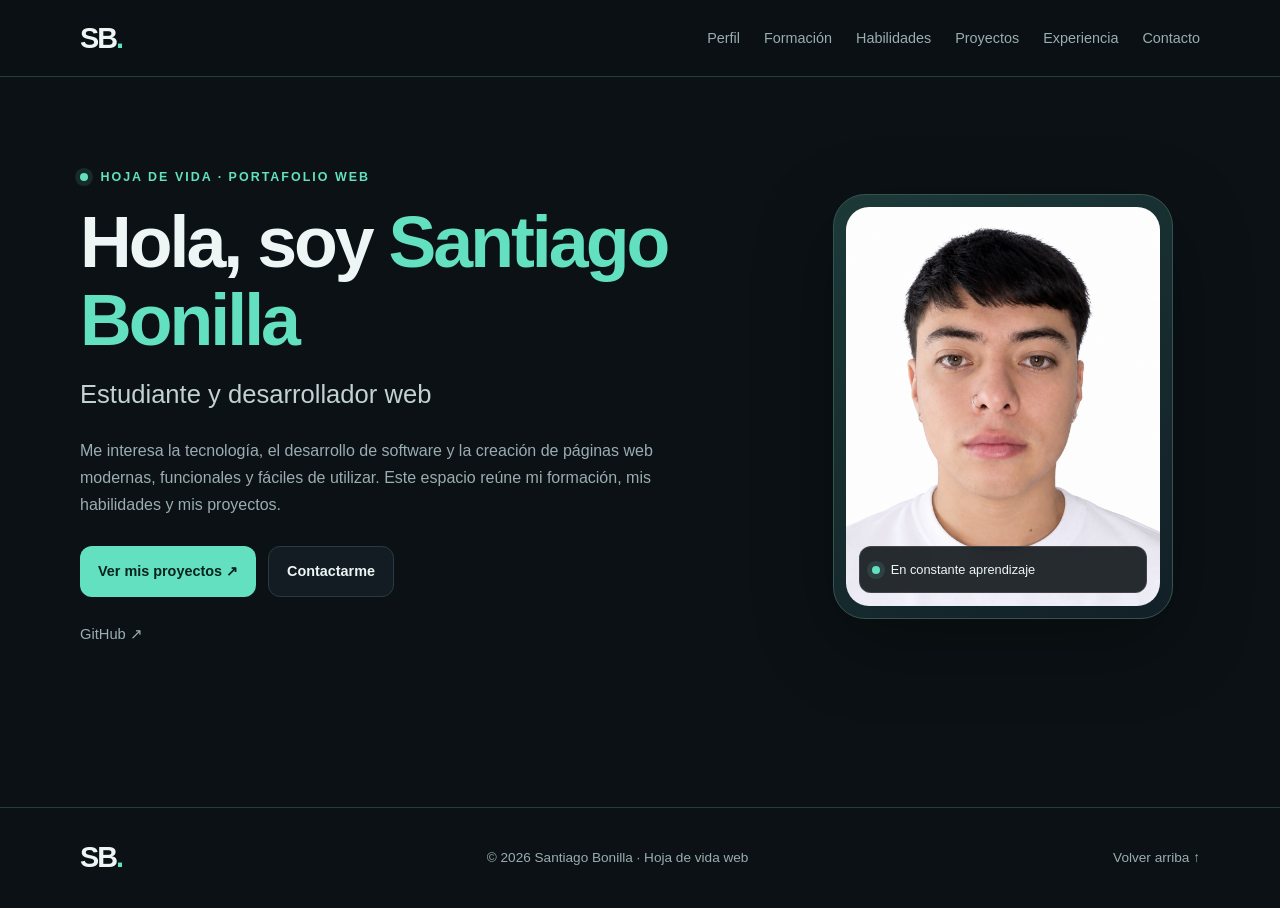
<file: index.html>
<!DOCTYPE html>
<html lang="es">
<head>
  <meta charset="UTF-8">
  <meta name="viewport" content="width=device-width, initial-scale=1.0">
  <meta name="description" content="Hoja de vida y portafolio de Santiago Bonilla, estudiante y desarrollador web.">
  <title>Santiago Bonilla | Hoja de vida</title>
  <link rel="stylesheet" href="css/styles.css">
  <script src="script.js" defer></script>
</head>
<body>
  <header class="header">
    <nav class="navbar container" aria-label="Navegación principal">
      <a href="index.html" class="logo">SB<span>.</span></a>
      <button class="menu-toggle" id="menuToggle"
        aria-label="Abrir menú" aria-expanded="false">☰</button>
      <ul class="nav-links" id="navLinks">
        <li><a href="perfil.html">Perfil</a></li>
        <li><a href="formacion.html">Formación</a></li>
        <li><a href="habilidades.html">Habilidades</a></li>
        <li><a href="proyectos.html">Proyectos</a></li>
        <li><a href="experiencia.html">Experiencia</a></li>
        <li><a href="contacto.html">Contacto</a></li>
      </ul>
    </nav>
  </header>

  <main>
    <section class="hero container" id="inicio">
      <div class="hero-content">
        <p class="eyebrow"><span class="status-dot"></span>
          HOJA DE VIDA · PORTAFOLIO WEB</p>
        <h1>Hola, soy <span>Santiago Bonilla</span></h1>
        <h2>Estudiante y desarrollador web</h2>
        <p class="hero-description">
          Me interesa la tecnología, el desarrollo de software y la creación
          de páginas web modernas, funcionales y fáciles de utilizar.
          Este espacio reúne mi formación, mis habilidades y mis proyectos.
        </p>
        <div class="hero-buttons">
          <a class="button primary" href="proyectos.html">Ver mis proyectos ↗</a>
          <a class="button secondary" href="contacto.html">Contactarme</a>
        </div>
        <div class="social-links">
          <a href="https://github.com/yonhey11"
             target="_blank" rel="noopener noreferrer">GitHub ↗</a>
        </div>
      </div>

      <div class="hero-visual">
        <div class="photo-frame">
          <img src="images/foto.png"
            alt="Fotografía de Santiago Bonilla"
            class="profile-photo"
            onerror="this.style.display='none';document.getElementById('photoFallback').style.display='grid'">
          <div class="photo-fallback" id="photoFallback">SB</div>
          <div class="photo-caption">
            <span class="status-dot"></span>
            En constante aprendizaje
          </div>
        </div>
        <div class="decoration decoration-one"></div>
        <div class="decoration decoration-two"></div>
      </div>
    </section>
  </main>

  <footer class="footer">
    <div class="container footer-content">
      <a href="index.html" class="logo">SB<span>.</span></a>
      <p>© <span id="year"></span> Santiago Bonilla · Hoja de vida web</p>
      <a href="#top">Volver arriba ↑</a>
    </div>
  </footer>
</body>
</html>
</file>
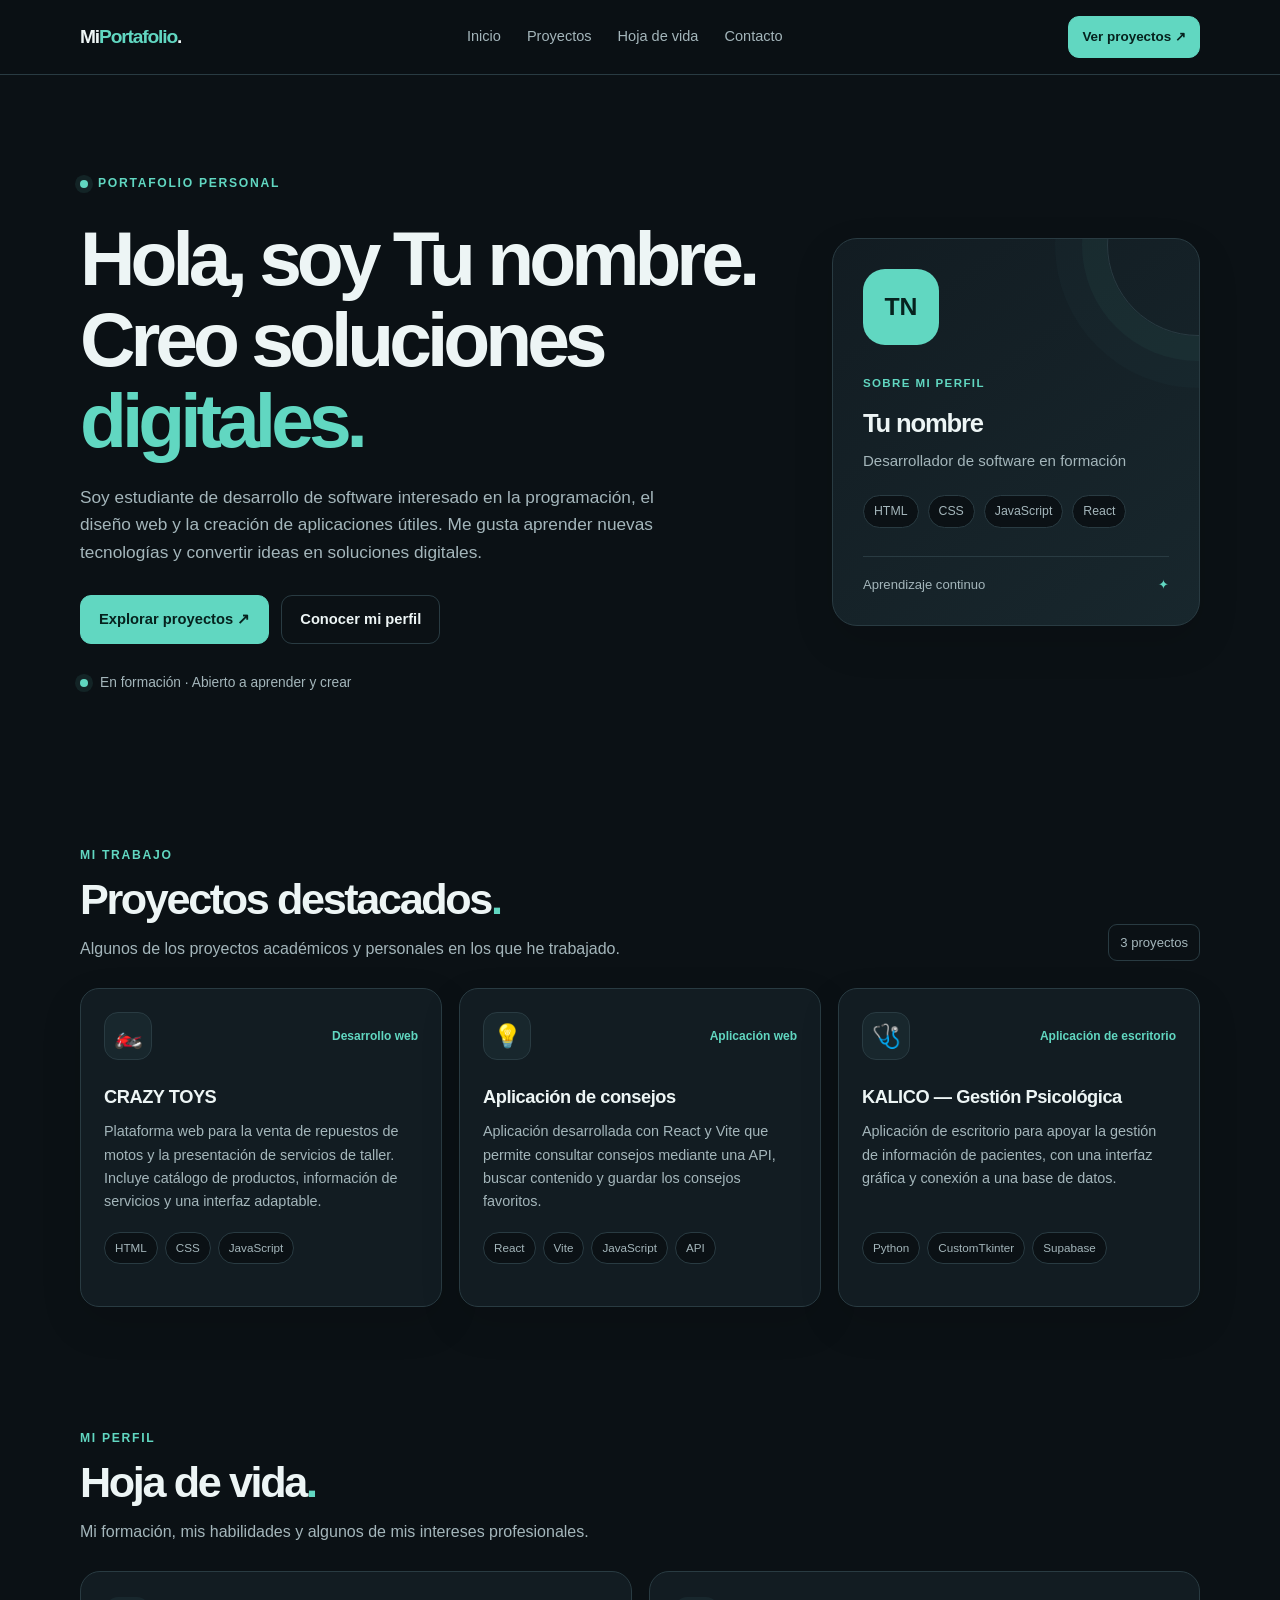
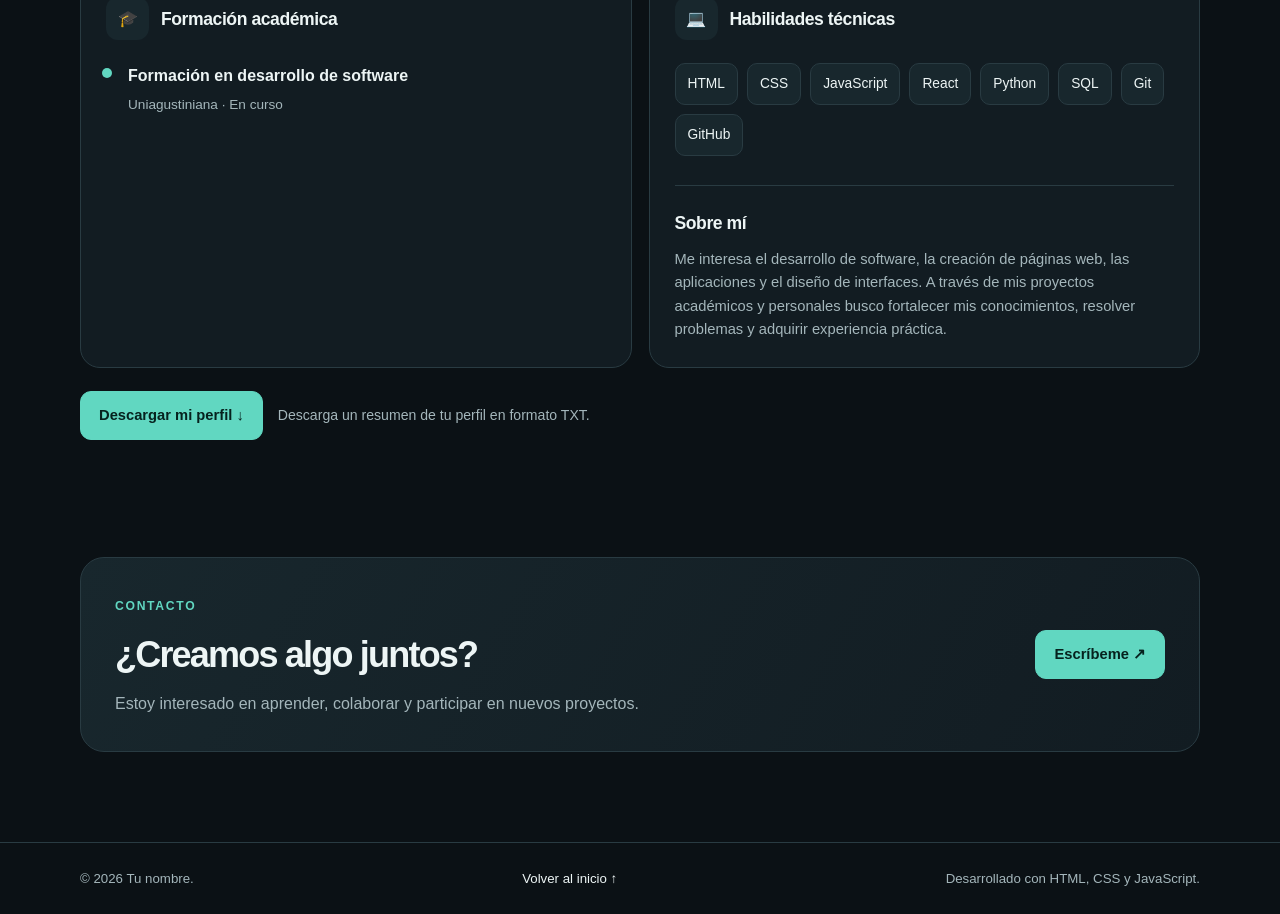
<file: hoja-de-vida/index.html>
<!DOCTYPE html>
<html lang="es">
<head>
  <meta charset="UTF-8">
  <meta name="viewport" content="width=device-width, initial-scale=1.0">
  <meta name="description" content="Portafolio personal de desarrollo de software, proyectos académicos y habilidades tecnológicas.">
  <title>Mi portafolio | Desarrollador de software</title>
  <link rel="stylesheet" href="css/styles.css">
  <script src="script.js" defer></script>
</head>
<body>
  <header class="topbar">
    <div class="container nav">
      <a href="#inicio" class="brand">Mi<span>Portafolio</span>.</a>

      <nav class="nav-links" aria-label="Navegación principal">
        <a href="#inicio">Inicio</a>
        <a href="#proyectos">Proyectos</a>
        <a href="#hoja-de-vida">Hoja de vida</a>
        <a href="#contacto">Contacto</a>
      </nav>

      <a class="button button-small" href="#proyectos">Ver proyectos ↗</a>
    </div>
  </header>

  <main>
    <section class="hero container" id="inicio">
      <div class="hero-content">
        <span class="eyebrow"><span class="status-dot"></span> PORTAFOLIO PERSONAL</span>

        <h1>Hola, soy <span id="heroName">Tu nombre</span>.<br>
          Creo soluciones <span class="accent">digitales.</span>
        </h1>

        <p class="hero-description" id="heroIntro">
          Soy estudiante de desarrollo de software interesado en la programación,
          el diseño web y la creación de aplicaciones útiles.
        </p>

        <div class="hero-actions">
          <a href="#proyectos" class="button">Explorar proyectos ↗</a>
          <a href="#hoja-de-vida" class="button button-outline">Conocer mi perfil</a>
        </div>

        <div class="hero-note">
          <span class="status-dot"></span>
          En formación · Abierto a aprender y crear
        </div>
      </div>

      <aside class="profile-card">
        <div class="avatar" id="avatar">TN</div>
        <span class="card-label">SOBRE MI PERFIL</span>
        <h2 id="cardName">Tu nombre</h2>
        <p id="cardRole">Desarrollador de software en formación</p>
        <div class="tag-list" id="heroSkills"></div>
        <div class="card-footer">
          <span>Aprendizaje continuo</span>
          <span class="accent">✦</span>
        </div>
      </aside>
    </section>

    <section class="section container" id="proyectos">
      <div class="section-heading">
        <div>
          <span class="eyebrow">MI TRABAJO</span>
          <h2>Proyectos destacados<span class="accent">.</span></h2>
          <p class="section-description">
            Algunos de los proyectos académicos y personales en los que he trabajado.
          </p>
        </div>
        <span class="project-counter" id="projectCount">0 proyectos</span>
      </div>

      <div class="project-grid" id="projectGrid"></div>
    </section>

    <section class="section container" id="hoja-de-vida">
      <div class="section-heading">
        <div>
          <span class="eyebrow">MI PERFIL</span>
          <h2>Hoja de vida<span class="accent">.</span></h2>
          <p class="section-description">
            Mi formación, mis habilidades y algunos de mis intereses profesionales.
          </p>
        </div>
      </div>

      <div class="resume-grid">
        <article class="info-card">
          <div class="info-card-heading">
            <span class="info-icon">🎓</span>
            <h3>Formación académica</h3>
          </div>
          <div class="timeline" id="education"></div>
        </article>

        <article class="info-card">
          <div class="info-card-heading">
            <span class="info-icon">💻</span>
            <h3>Habilidades técnicas</h3>
          </div>
          <div class="skill-list" id="skills"></div>

          <div class="about-block">
            <h3>Sobre mí</h3>
            <p id="aboutText"></p>
          </div>
        </article>
      </div>

      <div class="resume-actions">
        <button class="button" id="downloadCv" type="button">
          Descargar mi perfil ↓
        </button>
        <span class="muted-text">Descarga un resumen de tu perfil en formato TXT.</span>
      </div>
    </section>

    <section class="section container" id="contacto">
      <div class="contact-card">
        <div>
          <span class="eyebrow">CONTACTO</span>
          <h2>¿Creamos algo juntos?</h2>
          <p id="contactText">
            Estoy interesado en aprender, colaborar y participar en nuevos proyectos.
          </p>
        </div>
        <a class="button" id="emailLink" href="mailto:tu-correo@ejemplo.com">
          Escríbeme ↗
        </a>
      </div>
    </section>
  </main>

  <footer class="footer">
    <div class="container footer-content">
      <p>© <span id="year"></span> <span id="footerName">Tu nombre</span>.</p>
      <a href="#inicio">Volver al inicio ↑</a>
      <p>Desarrollado con HTML, CSS y JavaScript.</p>
    </div>
  </footer>
</body>
</html>
</file>
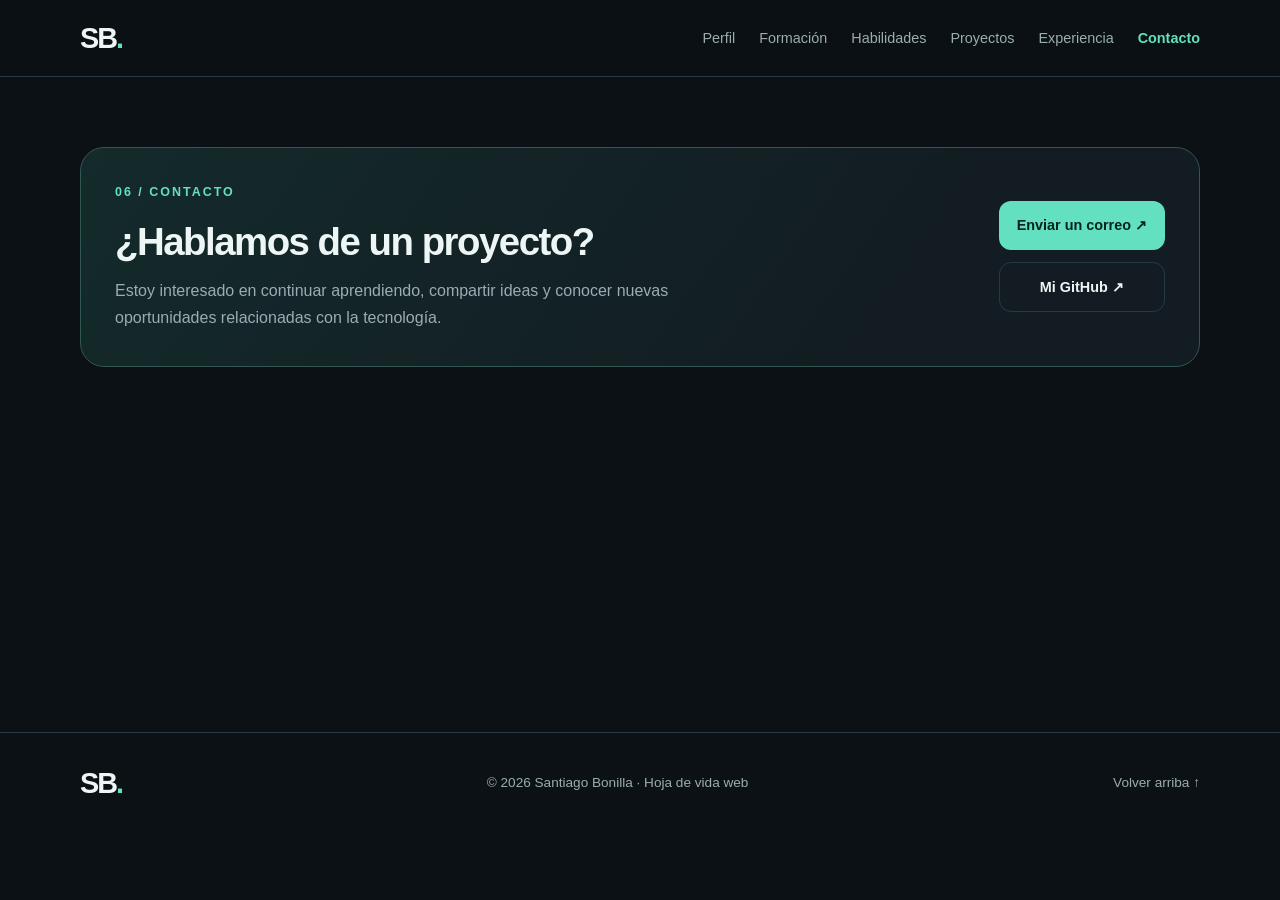
<file: contacto.html>
<!DOCTYPE html>
<html lang="es">
<head>
  <meta charset="UTF-8">
  <meta name="viewport" content="width=device-width, initial-scale=1.0">
  <meta name="description" content="Hoja de vida y portafolio de Santiago Bonilla, estudiante y desarrollador web.">
  <title>Contacto | Santiago Bonilla</title>
  <link rel="stylesheet" href="css/styles.css">
  <script src="script.js" defer></script>
</head>
<body>
  <header class="header">
    <nav class="navbar container" aria-label="Navegación principal">
      <a href="index.html" class="logo">SB<span>.</span></a>
      <button class="menu-toggle" id="menuToggle"
        aria-label="Abrir menú" aria-expanded="false">☰</button>
      <ul class="nav-links" id="navLinks">
        <li><a href="perfil.html">Perfil</a></li>
        <li><a href="formacion.html">Formación</a></li>
        <li><a href="habilidades.html">Habilidades</a></li>
        <li><a href="proyectos.html">Proyectos</a></li>
        <li><a href="experiencia.html">Experiencia</a></li>
        <li><a href="contacto.html" aria-current="page">Contacto</a></li>
      </ul>
    </nav>
  </header>

  <main>
    <section class="section container" id="contacto">
      <div class="contact-card">
        <div>
          <p class="eyebrow">06 / CONTACTO</p>
          <h2>¿Hablamos de un proyecto?</h2>
          <p>
            Estoy interesado en continuar aprendiendo, compartir ideas
            y conocer nuevas oportunidades relacionadas con la tecnología.
          </p>
        </div>
        <div class="contact-actions">
          <a class="button primary"
            href="mailto:yonheybonilla@gmail.com">Enviar un correo ↗</a>
          <a class="button secondary"
            href="https://github.com/yonhey-16?tab=repositories"
            target="_blank" rel="noopener noreferrer">Mi GitHub ↗</a>
        </div>
      </div>
    </section>
  </main>

  <footer class="footer">
    <div class="container footer-content">
      <a href="index.html" class="logo">SB<span>.</span></a>
      <p>© <span id="year"></span> Santiago Bonilla · Hoja de vida web</p>
      <a href="#top">Volver arriba ↑</a>
    </div>
  </footer>
</body>
</html>
</file>
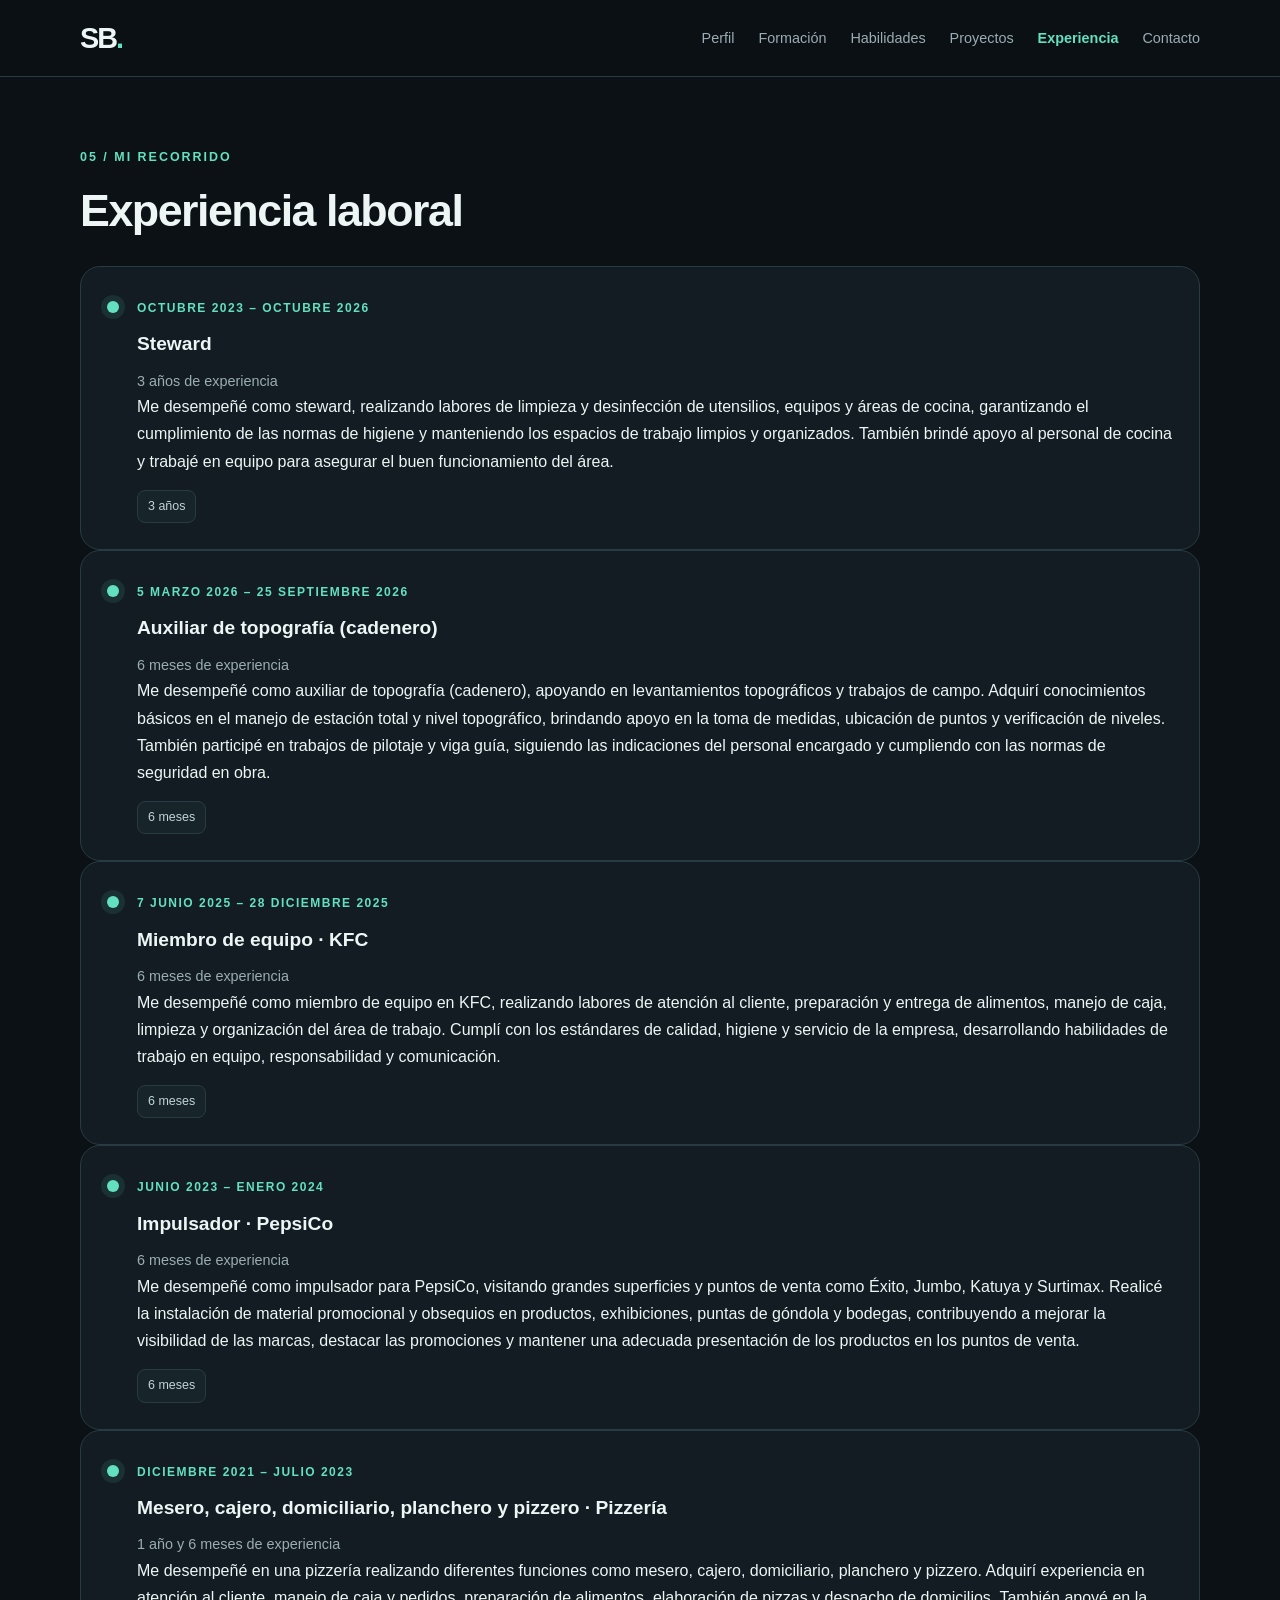
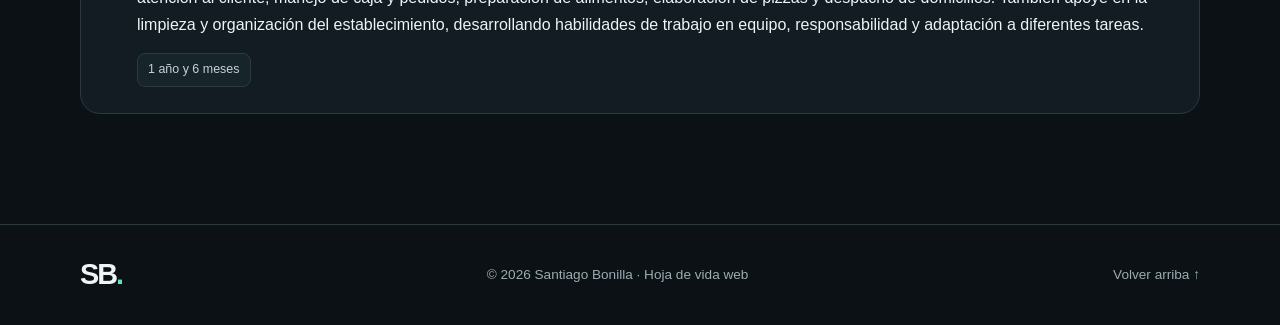
<file: experiencia.html>
<!DOCTYPE html>
<html lang="es">
<head>
  <meta charset="UTF-8">
  <meta name="viewport" content="width=device-width, initial-scale=1.0">
  <meta name="description" content="Hoja de vida y portafolio de Santiago Bonilla, estudiante y desarrollador web.">
  <title>Experiencia | Santiago Bonilla</title>
  <link rel="stylesheet" href="css/styles.css">
  <script src="script.js" defer></script>
</head>
<body>
  <header class="header">
    <nav class="navbar container" aria-label="Navegación principal">
      <a href="index.html" class="logo">SB<span>.</span></a>
      <button class="menu-toggle" id="menuToggle"
        aria-label="Abrir menú" aria-expanded="false">☰</button>
      <ul class="nav-links" id="navLinks">
        <li><a href="perfil.html">Perfil</a></li>
        <li><a href="formacion.html">Formación</a></li>
        <li><a href="habilidades.html">Habilidades</a></li>
        <li><a href="proyectos.html">Proyectos</a></li>
        <li><a href="experiencia.html" aria-current="page">Experiencia</a></li>
        <li><a href="contacto.html">Contacto</a></li>
      </ul>
    </nav>
  </header>

  <main>
    <section class="section container" id="experiencia">
  <div class="section-heading">
    <p class="eyebrow">05 / MI RECORRIDO</p>
    <h2>Experiencia laboral</h2>
  </div>

  <div class="experience-list">

    <article class="content-card timeline-card">
      <div class="timeline-marker"></div>
      <div>
        <span class="card-label">OCTUBRE 2023 – OCTUBRE 2026</span>
        <h3>Steward</h3>
        <p class="muted">3 años de experiencia</p>
        <p>
          Me desempeñé como steward, realizando labores de limpieza y
          desinfección de utensilios, equipos y áreas de cocina,
          garantizando el cumplimiento de las normas de higiene y
          manteniendo los espacios de trabajo limpios y organizados.
          También brindé apoyo al personal de cocina y trabajé en equipo
          para asegurar el buen funcionamiento del área.
        </p>
        <span class="tag">3 años</span>
      </div>
    </article>

    <article class="content-card timeline-card">
      <div class="timeline-marker"></div>
      <div>
        <span class="card-label">5 MARZO 2026 – 25 SEPTIEMBRE 2026</span>
        <h3>Auxiliar de topografía (cadenero)</h3>
        <p class="muted">6 meses de experiencia</p>
        <p>
          Me desempeñé como auxiliar de topografía (cadenero), apoyando en
          levantamientos topográficos y trabajos de campo. Adquirí
          conocimientos básicos en el manejo de estación total y nivel
          topográfico, brindando apoyo en la toma de medidas, ubicación de
          puntos y verificación de niveles. También participé en trabajos
          de pilotaje y viga guía, siguiendo las indicaciones del personal
          encargado y cumpliendo con las normas de seguridad en obra.
        </p>
        <span class="tag">6 meses</span>
      </div>
    </article>

    <article class="content-card timeline-card">
      <div class="timeline-marker"></div>
      <div>
        <span class="card-label">7 JUNIO 2025 – 28 DICIEMBRE 2025</span>
        <h3>Miembro de equipo · KFC</h3>
        <p class="muted">6 meses de experiencia</p>
        <p>
          Me desempeñé como miembro de equipo en KFC, realizando labores de
          atención al cliente, preparación y entrega de alimentos, manejo
          de caja, limpieza y organización del área de trabajo. Cumplí con
          los estándares de calidad, higiene y servicio de la empresa,
          desarrollando habilidades de trabajo en equipo, responsabilidad
          y comunicación.
        </p>
        <span class="tag">6 meses</span>
      </div>
    </article>

    <article class="content-card timeline-card">
      <div class="timeline-marker"></div>
      <div>
        <span class="card-label">JUNIO 2023 – ENERO 2024</span>
        <h3>Impulsador · PepsiCo</h3>
        <p class="muted">6 meses de experiencia</p>
        <p>
          Me desempeñé como impulsador para PepsiCo, visitando grandes
          superficies y puntos de venta como Éxito, Jumbo, Katuya y
          Surtimax. Realicé la instalación de material promocional y
          obsequios en productos, exhibiciones, puntas de góndola y
          bodegas, contribuyendo a mejorar la visibilidad de las marcas,
          destacar las promociones y mantener una adecuada presentación de
          los productos en los puntos de venta.
        </p>
        <span class="tag">6 meses</span>
      </div>
    </article>

    <article class="content-card timeline-card">
      <div class="timeline-marker"></div>
      <div>
        <span class="card-label">DICIEMBRE 2021 – JULIO 2023</span>
        <h3>Mesero, cajero, domiciliario, planchero y pizzero · Pizzería</h3>
        <p class="muted">1 año y 6 meses de experiencia</p>
        <p>
          Me desempeñé en una pizzería realizando diferentes funciones como
          mesero, cajero, domiciliario, planchero y pizzero. Adquirí
          experiencia en atención al cliente, manejo de caja y pedidos,
          preparación de alimentos, elaboración de pizzas y despacho de
          domicilios. También apoyé en la limpieza y organización del
          establecimiento, desarrollando habilidades de trabajo en equipo,
          responsabilidad y adaptación a diferentes tareas.
        </p>
        <span class="tag">1 año y 6 meses</span>
      </div>
    </article>

  </div>
</section>
  </main>

  <footer class="footer">
    <div class="container footer-content">
      <a href="index.html" class="logo">SB<span>.</span></a>
      <p>© <span id="year"></span> Santiago Bonilla · Hoja de vida web</p>
      <a href="#top">Volver arriba ↑</a>
    </div>
  </footer>
</body>
</html>
</file>
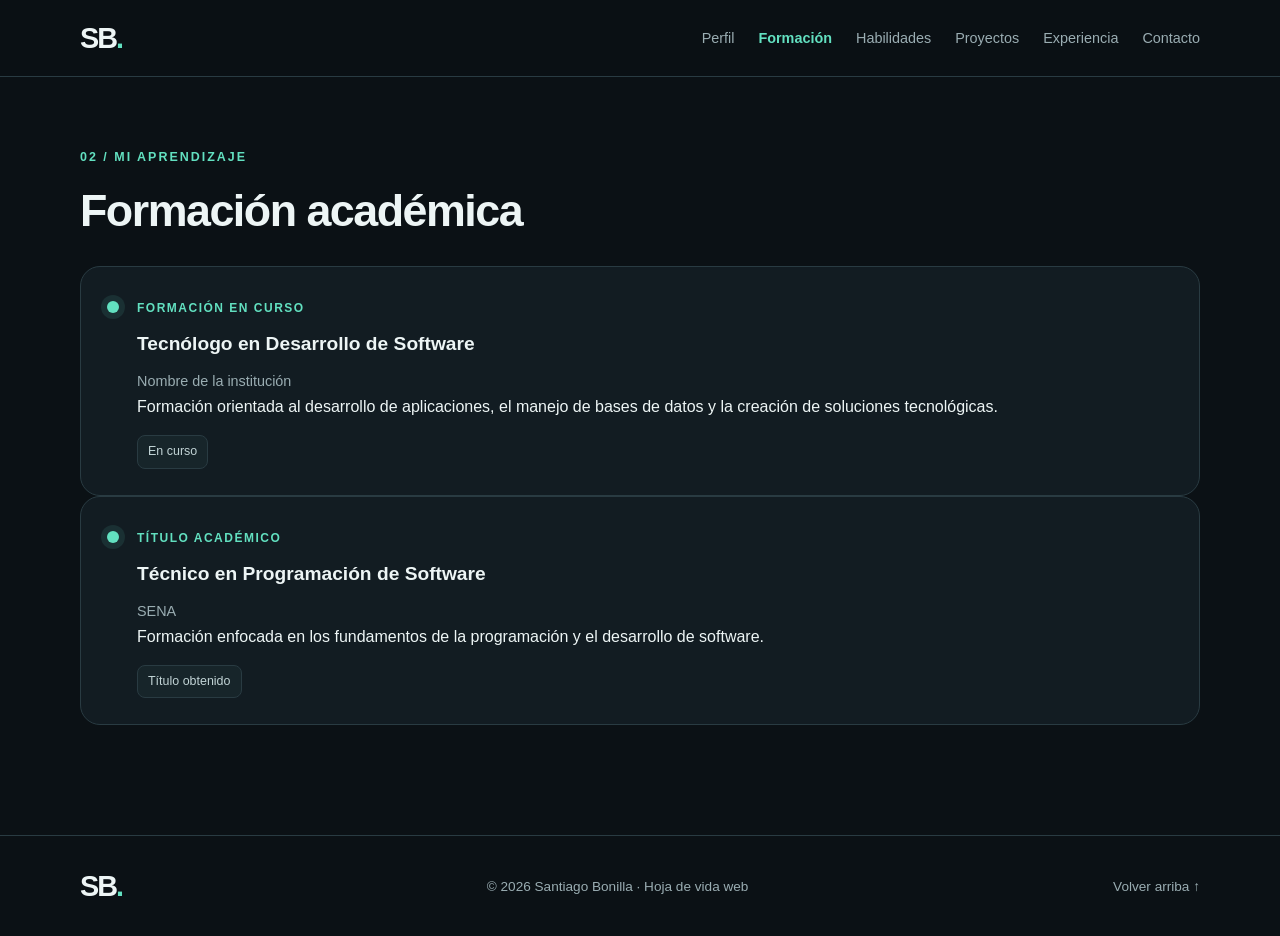
<file: formacion.html>
<!DOCTYPE html>
<html lang="es">
<head>
  <meta charset="UTF-8">
  <meta name="viewport" content="width=device-width, initial-scale=1.0">
  <meta name="description" content="Hoja de vida y portafolio de Santiago Bonilla, estudiante y desarrollador web.">
  <title>Formación | Santiago Bonilla</title>
  <link rel="stylesheet" href="css/styles.css">
  <script src="script.js" defer></script>
</head>
<body>
  <header class="header">
    <nav class="navbar container" aria-label="Navegación principal">
      <a href="index.html" class="logo">SB<span>.</span></a>
      <button class="menu-toggle" id="menuToggle"
        aria-label="Abrir menú" aria-expanded="false">☰</button>
      <ul class="nav-links" id="navLinks">
        <li><a href="perfil.html">Perfil</a></li>
        <li><a href="formacion.html" aria-current="page">Formación</a></li>
        <li><a href="habilidades.html">Habilidades</a></li>
        <li><a href="proyectos.html">Proyectos</a></li>
        <li><a href="experiencia.html">Experiencia</a></li>
        <li><a href="contacto.html">Contacto</a></li>
      </ul>
    </nav>
  </header>

  <main>
    <section class="section container" id="formacion">
      <div class="section-heading">
        <p class="eyebrow">02 / MI APRENDIZAJE</p>
        <h2>Formación académica</h2>
      </div>
      <article class="content-card timeline-card">
  <div class="timeline-marker"></div>
  <div>
    <span class="card-label">FORMACIÓN EN CURSO</span>
    <h3>Tecnólogo en Desarrollo de Software</h3>
    <p class="muted">Nombre de la institución</p>
    <p>
      Formación orientada al desarrollo de aplicaciones, el manejo de
      bases de datos y la creación de soluciones tecnológicas.
    </p>
    <span class="tag">En curso</span>
  </div>
</article>

<article class="content-card timeline-card">
  <div class="timeline-marker"></div>
  <div>
    <span class="card-label">TÍTULO ACADÉMICO</span>
    <h3>Técnico en Programación de Software</h3>
    <p class="muted">SENA</p>
    <p>
      Formación enfocada en los fundamentos de la programación y el
      desarrollo de software.
    </p>
    <span class="tag">Título obtenido</span>
  </div>
</article>
    </section>
  </main>

  <footer class="footer">
    <div class="container footer-content">
      <a href="index.html" class="logo">SB<span>.</span></a>
      <p>© <span id="year"></span> Santiago Bonilla · Hoja de vida web</p>
      <a href="#top">Volver arriba ↑</a>
    </div>
  </footer>
</body>
</html>
</file>
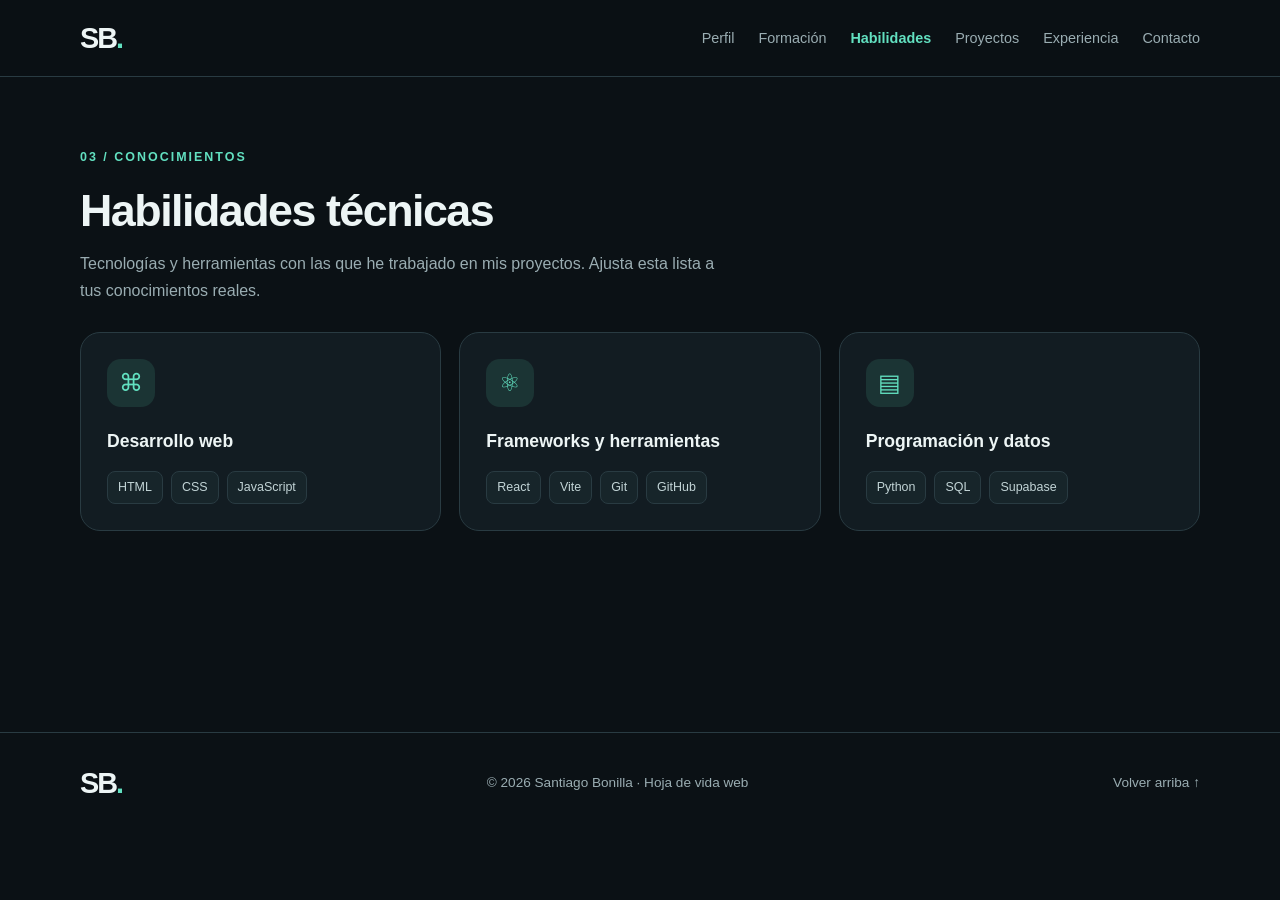
<file: habilidades.html>
<!DOCTYPE html>
<html lang="es">
<head>
  <meta charset="UTF-8">
  <meta name="viewport" content="width=device-width, initial-scale=1.0">
  <meta name="description" content="Hoja de vida y portafolio de Santiago Bonilla, estudiante y desarrollador web.">
  <title>Habilidades | Santiago Bonilla</title>
  <link rel="stylesheet" href="css/styles.css">
  <script src="script.js" defer></script>
</head>
<body>
  <header class="header">
    <nav class="navbar container" aria-label="Navegación principal">
      <a href="index.html" class="logo">SB<span>.</span></a>
      <button class="menu-toggle" id="menuToggle"
        aria-label="Abrir menú" aria-expanded="false">☰</button>
      <ul class="nav-links" id="navLinks">
        <li><a href="perfil.html">Perfil</a></li>
        <li><a href="formacion.html">Formación</a></li>
        <li><a href="habilidades.html" aria-current="page">Habilidades</a></li>
        <li><a href="proyectos.html">Proyectos</a></li>
        <li><a href="experiencia.html">Experiencia</a></li>
        <li><a href="contacto.html">Contacto</a></li>
      </ul>
    </nav>
  </header>

  <main>
    <section class="section container" id="habilidades">
      <div class="section-heading">
        <p class="eyebrow">03 / CONOCIMIENTOS</p>
        <h2>Habilidades técnicas</h2>
        <p class="section-description">
          Tecnologías y herramientas con las que he trabajado en mis proyectos.
          Ajusta esta lista a tus conocimientos reales.
        </p>
      </div>
      <div class="skills-grid">
        <article class="skill-card">
          <span class="skill-icon">⌘</span>
          <h3>Desarrollo web</h3>
          <div class="tags">
            <span class="tag">HTML</span>
            <span class="tag">CSS</span>
            <span class="tag">JavaScript</span>
          </div>
        </article>
        <article class="skill-card">
          <span class="skill-icon">⚛</span>
          <h3>Frameworks y herramientas</h3>
          <div class="tags">
            <span class="tag">React</span>
            <span class="tag">Vite</span>
            <span class="tag">Git</span>
            <span class="tag">GitHub</span>
          </div>
        </article>
        <article class="skill-card">
          <span class="skill-icon">▤</span>
          <h3>Programación y datos</h3>
          <div class="tags">
            <span class="tag">Python</span>
            <span class="tag">SQL</span>
            <span class="tag">Supabase</span>
          </div>
        </article>
      </div>
    </section>
  </main>

  <footer class="footer">
    <div class="container footer-content">
      <a href="index.html" class="logo">SB<span>.</span></a>
      <p>© <span id="year"></span> Santiago Bonilla · Hoja de vida web</p>
      <a href="#top">Volver arriba ↑</a>
    </div>
  </footer>
</body>
</html>
</file>
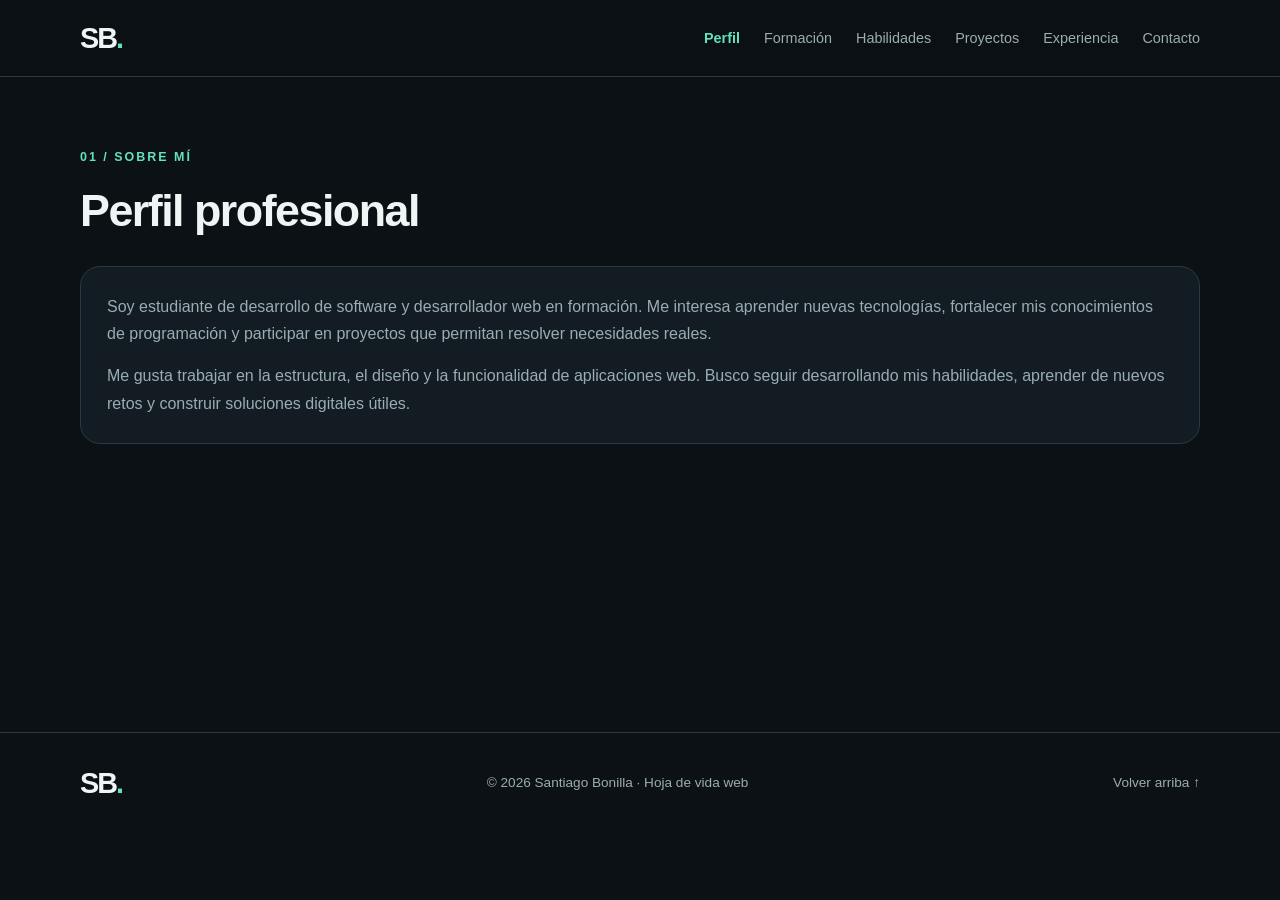
<file: perfil.html>
<!DOCTYPE html>
<html lang="es">
<head>
  <meta charset="UTF-8">
  <meta name="viewport" content="width=device-width, initial-scale=1.0">
  <meta name="description" content="Hoja de vida y portafolio de Santiago Bonilla, estudiante y desarrollador web.">
  <title>Perfil | Santiago Bonilla</title>
  <link rel="stylesheet" href="css/styles.css">
  <script src="script.js" defer></script>
</head>
<body>
  <header class="header">
    <nav class="navbar container" aria-label="Navegación principal">
      <a href="index.html" class="logo">SB<span>.</span></a>
      <button class="menu-toggle" id="menuToggle"
        aria-label="Abrir menú" aria-expanded="false">☰</button>
      <ul class="nav-links" id="navLinks">
        <li><a href="perfil.html" aria-current="page">Perfil</a></li>
        <li><a href="formacion.html">Formación</a></li>
        <li><a href="habilidades.html">Habilidades</a></li>
        <li><a href="proyectos.html">Proyectos</a></li>
        <li><a href="experiencia.html">Experiencia</a></li>
        <li><a href="contacto.html">Contacto</a></li>
      </ul>
    </nav>
  </header>

  <main>
    <section class="section container" id="perfil">
      <div class="section-heading">
        <p class="eyebrow">01 / SOBRE MÍ</p>
        <h2>Perfil profesional</h2>
      </div>
      <div class="content-card profile-text">
        <p>
          Soy estudiante de desarrollo de software y desarrollador web en
          formación. Me interesa aprender nuevas tecnologías, fortalecer
          mis conocimientos de programación y participar en proyectos que
          permitan resolver necesidades reales.
        </p>
        <p>
          Me gusta trabajar en la estructura, el diseño y la funcionalidad
          de aplicaciones web. Busco seguir desarrollando mis habilidades,
          aprender de nuevos retos y construir soluciones digitales útiles.
        </p>
      </div>
    </section>
  </main>

  <footer class="footer">
    <div class="container footer-content">
      <a href="index.html" class="logo">SB<span>.</span></a>
      <p>© <span id="year"></span> Santiago Bonilla · Hoja de vida web</p>
      <a href="#top">Volver arriba ↑</a>
    </div>
  </footer>
</body>
</html>
</file>
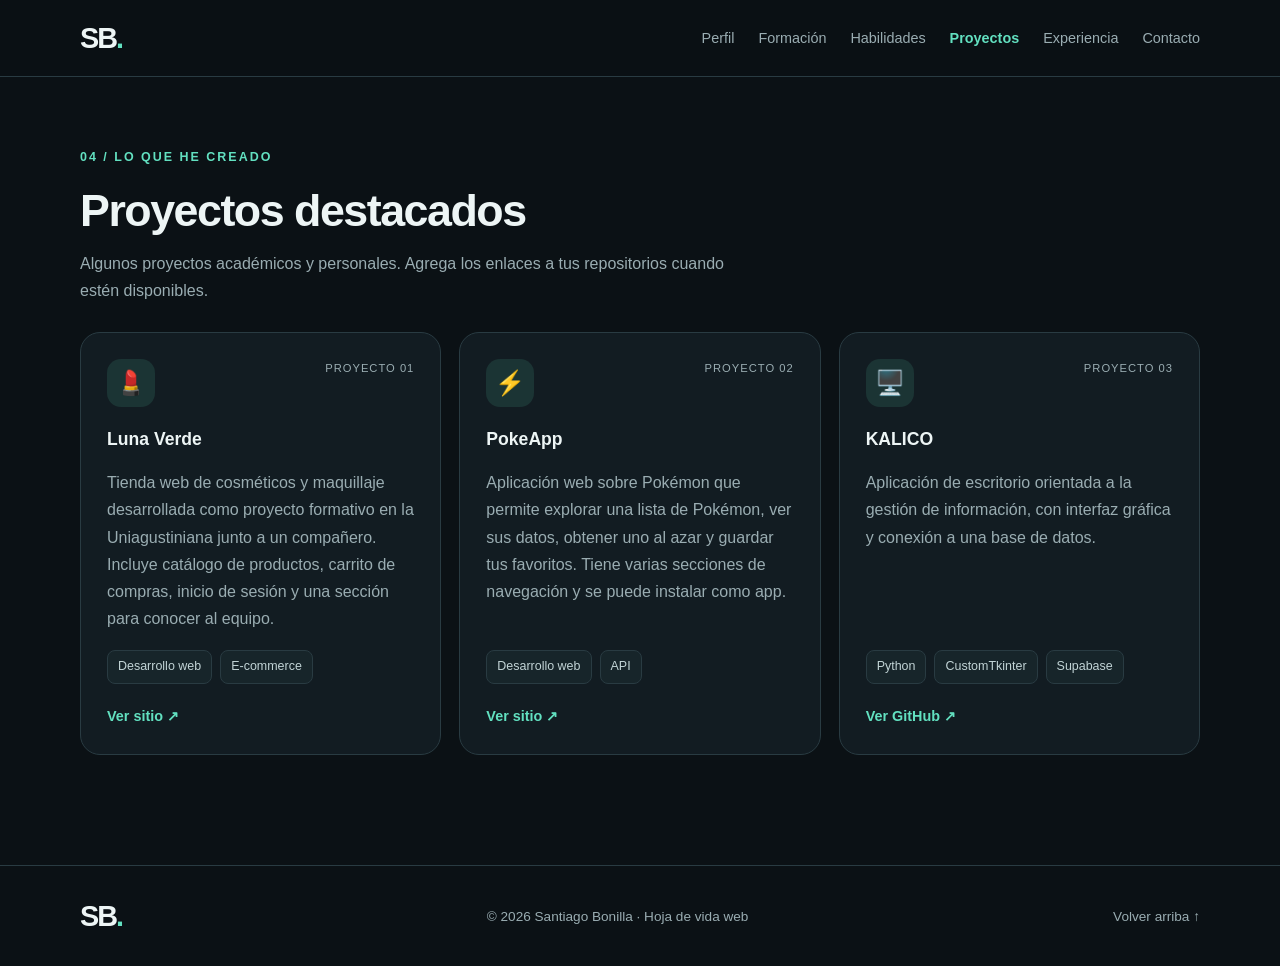
<file: proyectos.html>
<!DOCTYPE html>
<html lang="es">
<head>
  <meta charset="UTF-8">
  <meta name="viewport" content="width=device-width, initial-scale=1.0">
  <meta name="description" content="Hoja de vida y portafolio de Santiago Bonilla, estudiante y desarrollador web.">
  <title>Proyectos | Santiago Bonilla</title>
  <link rel="stylesheet" href="css/styles.css">
  <script src="script.js" defer></script>
</head>
<body>
  <header class="header">
    <nav class="navbar container" aria-label="Navegación principal">
      <a href="index.html" class="logo">SB<span>.</span></a>
      <button class="menu-toggle" id="menuToggle"
        aria-label="Abrir menú" aria-expanded="false">☰</button>
      <ul class="nav-links" id="navLinks">
        <li><a href="perfil.html">Perfil</a></li>
        <li><a href="formacion.html">Formación</a></li>
        <li><a href="habilidades.html">Habilidades</a></li>
        <li><a href="proyectos.html" aria-current="page">Proyectos</a></li>
        <li><a href="experiencia.html">Experiencia</a></li>
        <li><a href="contacto.html">Contacto</a></li>
      </ul>
    </nav>
  </header>

  <main>
    <section class="section container" id="proyectos">
      <div class="section-heading">
        <p class="eyebrow">04 / LO QUE HE CREADO</p>
        <h2>Proyectos destacados</h2>
        <p class="section-description">
          Algunos proyectos académicos y personales. Agrega los enlaces
          a tus repositorios cuando estén disponibles.
        </p>
      </div>
      <div class="projects-grid">
        <article class="project-card">
  <div class="project-top">
    <span class="project-icon">💄</span>
    <span class="project-number">PROYECTO 01</span>
  </div>
  <h3>Luna Verde</h3>
  <p>
    Tienda web de cosméticos y maquillaje desarrollada como proyecto
    formativo en la Uniagustiniana junto a un compañero. Incluye catálogo
    de productos, carrito de compras, inicio de sesión y una sección
    para conocer al equipo.
  </p>
  <div class="tags">
    <span class="tag">Desarrollo web</span>
    <span class="tag">E-commerce</span>
  </div>
  <a class="project-link" href="https://yonhey-16.github.io/LunaV./"
    target="_blank" rel="noopener noreferrer">Ver sitio ↗</a>
</article>

        <article class="project-card">
  <div class="project-top">
    <span class="project-icon">⚡</span>
    <span class="project-number">PROYECTO 02</span>
  </div>
  <h3>PokeApp</h3>
  <p>
    Aplicación web sobre Pokémon que permite explorar una lista de
    Pokémon, ver sus datos, obtener uno al azar y guardar tus favoritos.
    Tiene varias secciones de navegación y se puede instalar como app.
  </p>
  <div class="tags">
    <span class="tag">Desarrollo web</span>
    <span class="tag">API</span>
  </div>
  <a class="project-link" href="https://yonhey-16.github.io/PokeApi/"
    target="_blank" rel="noopener noreferrer">Ver sitio ↗</a>
</article>

        <article class="project-card">
          <div class="project-top">
            <span class="project-icon">🖥️</span>
            <span class="project-number">PROYECTO 03</span>
          </div>
          <h3>KALICO</h3>
          <p>
            Aplicación de escritorio orientada a la gestión de información,
            con interfaz gráfica y conexión a una base de datos.
          </p>
          <div class="tags">
            <span class="tag">Python</span>
            <span class="tag">CustomTkinter</span>
            <span class="tag">Supabase</span>
          </div>
          <a class="project-link" href="https://github.com/yonhey11"
            target="_blank" rel="noopener noreferrer">Ver GitHub ↗</a>
        </article>
      </div>
    </section>
  </main>

  <footer class="footer">
    <div class="container footer-content">
      <a href="index.html" class="logo">SB<span>.</span></a>
      <p>© <span id="year"></span> Santiago Bonilla · Hoja de vida web</p>
      <a href="#top">Volver arriba ↑</a>
    </div>
  </footer>
</body>
</html>
</file>
<file: css/styles.css>
:root {
  --bg: #0b1115;
  --surface: #121c22;
  --surface-hover: #18262d;
  --text: #edf5f5;
  --muted: #9aadb2;
  --accent: #62e0c0;
  --border: #293b42;
  --radius: 20px;
}

* {
  box-sizing: border-box;
  margin: 0;
  padding: 0;
}

html {
  scroll-behavior: smooth;
  scroll-padding-top: 90px;
}

body {
  background: var(--bg);
  color: var(--text);
  font-family: Inter, "Segoe UI", Arial, sans-serif;
  line-height: 1.7;
}

a {
  color: inherit;
  text-decoration: none;
}

button,
a {
  -webkit-tap-highlight-color: transparent;
}

button {
  font: inherit;
}

.container {
  width: min(1120px, calc(100% - 40px));
  margin: 0 auto;
}

.header {
  position: sticky;
  top: 0;
  z-index: 100;
  background: rgba(11, 17, 21, 0.92);
  backdrop-filter: blur(14px);
  border-bottom: 1px solid var(--border);
}

.navbar {
  min-height: 76px;
  display: flex;
  justify-content: space-between;
  align-items: center;
  gap: 24px;
}

.logo {
  font-size: 1.8rem;
  font-weight: 900;
  letter-spacing: -2px;
}

.logo span {
  color: var(--accent);
}

.nav-links {
  list-style: none;
  display: flex;
  align-items: center;
  gap: 24px;
}

.nav-links a {
  color: var(--muted);
  font-size: 0.9rem;
  transition: color 0.2s;
}

.nav-links a:hover,
.nav-links a[aria-current="page"],
.social-links a:hover,
.footer a:hover {
  color: var(--accent);
}

.menu-toggle {
  display: none;
  border: 1px solid var(--border);
  color: var(--text);
  background: var(--surface);
  border-radius: 10px;
  padding: 8px 12px;
  cursor: pointer;
}

.hero {
  min-height: 610px;
  padding-top: 90px;
  padding-bottom: 90px;
  display: grid;
  grid-template-columns: 1.25fr 0.75fr;
  align-items: center;
  gap: 70px;
}

.eyebrow {
  color: var(--accent);
  font-size: 0.78rem;
  font-weight: 800;
  letter-spacing: 2px;
  text-transform: uppercase;
  margin-bottom: 16px;
}

.status-dot {
  display: inline-block;
  width: 8px;
  height: 8px;
  border-radius: 50%;
  background: var(--accent);
  box-shadow: 0 0 0 5px rgba(98, 224, 192, 0.12);
  margin-right: 7px;
}

.hero h1 {
  font-size: clamp(2.7rem, 5.6vw, 5rem);
  line-height: 1.08;
  letter-spacing: -3px;
  margin-bottom: 14px;
}

.hero h1 span {
  color: var(--accent);
}

.hero h2 {
  color: #c2d1d4;
  font-size: clamp(1.15rem, 2.5vw, 1.6rem);
  font-weight: 500;
  margin-bottom: 20px;
}

.hero-description,
.section-description {
  color: var(--muted);
  max-width: 650px;
}

.hero-buttons,
.contact-actions {
  display: flex;
  flex-wrap: wrap;
  gap: 12px;
  margin-top: 28px;
}

.button {
  display: inline-flex;
  justify-content: center;
  align-items: center;
  gap: 8px;
  border-radius: 12px;
  padding: 12px 18px;
  font-size: 0.9rem;
  font-weight: 750;
  transition: transform 0.2s, background 0.2s;
}

.button:hover {
  transform: translateY(-3px);
}

.primary {
  background: var(--accent);
  color: #08231d;
}

.primary:hover {
  background: #82efd4;
}

.secondary {
  background: var(--surface);
  border: 1px solid var(--border);
  color: var(--text);
}

.secondary:hover {
  background: var(--surface-hover);
}

.social-links {
  display: flex;
  gap: 18px;
  margin-top: 25px;
  color: var(--muted);
  font-size: 0.92rem;
}

.hero-visual {
  position: relative;
  display: grid;
  place-items: center;
  min-width: 0;
}

.photo-frame {
  position: relative;
  z-index: 2;
  width: min(100%, 340px);
  aspect-ratio: 4 / 5;
  border: 1px solid #36534f;
  border-radius: 32px;
  padding: 12px;
  background: linear-gradient(145deg, #1c3938, #122027);
  box-shadow: 0 24px 80px rgba(0, 0, 0, 0.3);
}

.profile-photo {
  display: block;
  width: 100%;
  height: 100%;
  object-fit: cover;
  object-position: center;
  border-radius: 23px;
  background: var(--surface);
}

.photo-fallback {
  display: none;
  width: 100%;
  height: 100%;
  place-items: center;
  border-radius: 23px;
  background: linear-gradient(145deg, #183b37, #15242b);
  color: var(--accent);
  font-size: 5rem;
  font-weight: 900;
}

.photo-caption {
  position: absolute;
  left: 25px;
  right: 25px;
  bottom: 25px;
  padding: 12px;
  border: 1px solid rgba(255, 255, 255, 0.12);
  border-radius: 12px;
  background: rgba(11, 17, 21, 0.88);
  backdrop-filter: blur(10px);
  font-size: 0.8rem;
}

.decoration {
  position: absolute;
  border: 1px solid rgba(98, 224, 192, 0.35);
  border-radius: 28px;
  width: 75%;
  height: 75%;
}

.decoration-one {
  transform: rotate(9deg);
  background: rgba(98, 224, 192, 0.035);
}

.decoration-two {
  transform: rotate(-8deg);
  border-color: rgba(98, 224, 192, 0.15);
}

.section {
  padding-top: 70px;
  padding-bottom: 40px;
  scroll-margin-top: 85px;
}

.section-heading {
  margin-bottom: 28px;
}

.section-heading h2,
.contact-card h2 {
  font-size: clamp(2rem, 4vw, 2.8rem);
  line-height: 1.2;
  letter-spacing: -1.5px;
  margin-bottom: 12px;
}

.content-card,
.skill-card,
.project-card {
  border: 1px solid var(--border);
  background: var(--surface);
  border-radius: var(--radius);
  padding: 26px;
}

.profile-text p + p {
  margin-top: 15px;
}

.profile-text p,
.content-card > p,
.project-card > p,
.contact-card > div > p:last-child {
  color: var(--muted);
}

.timeline-card {
  display: flex;
  align-items: flex-start;
  gap: 18px;
}

.timeline-marker {
  flex: 0 0 12px;
  height: 12px;
  margin-top: 8px;
  border-radius: 50%;
  background: var(--accent);
  box-shadow: 0 0 0 6px rgba(98, 224, 192, 0.1);
}

.timeline-card h3,
.content-card h3 {
  margin: 8px 0;
  font-size: 1.2rem;
}

.card-label {
  color: var(--accent);
  font-size: 0.75rem;
  font-weight: 800;
  letter-spacing: 1.5px;
}

.muted {
  color: var(--muted);
  font-size: 0.9rem;
}

.tag {
  display: inline-flex;
  padding: 5px 10px;
  border-radius: 8px;
  border: 1px solid var(--border);
  background: #17252a;
  color: #c2d4d6;
  font-size: 0.78rem;
}

.timeline-card .tag {
  margin-top: 15px;
}

.skills-grid,
.projects-grid {
  display: grid;
  grid-template-columns: repeat(3, minmax(0, 1fr));
  gap: 18px;
}

.skill-card,
.project-card {
  transition: transform 0.2s, border-color 0.2s;
}

.skill-card:hover,
.project-card:hover {
  transform: translateY(-4px);
  border-color: #477c70;
}

.skill-icon,
.project-icon {
  display: grid;
  place-items: center;
  width: 48px;
  height: 48px;
  border-radius: 14px;
  background: #1b3434;
  color: var(--accent);
  font-size: 1.5rem;
  margin-bottom: 20px;
}

.skill-card h3,
.project-card h3 {
  font-size: 1.1rem;
  margin-bottom: 14px;
}

.tags {
  display: flex;
  flex-wrap: wrap;
  gap: 8px;
}

.section-description {
  margin-top: 8px;
}

.project-card {
  display: flex;
  flex-direction: column;
  align-items: flex-start;
  min-height: 340px;
}

.project-top {
  width: 100%;
  display: flex;
  justify-content: space-between;
  align-items: flex-start;
}

.project-icon {
  margin-bottom: 18px;
}

.project-number {
  color: var(--muted);
  font-size: 0.7rem;
  letter-spacing: 1px;
}

.project-card > p {
  margin-bottom: 18px;
}

.project-card .tags {
  margin-top: auto;
  margin-bottom: 20px;
}

.project-link {
  color: var(--accent);
  font-size: 0.9rem;
  font-weight: 750;
}

.project-link:hover {
  text-decoration: underline;
}

.contact-card {
  display: flex;
  justify-content: space-between;
  align-items: center;
  gap: 30px;
  padding: 34px;
  border: 1px solid #31574f;
  border-radius: 24px;
  background: linear-gradient(125deg, #142a2b, #121c22 75%);
}

.contact-card h2 {
  font-size: clamp(1.8rem, 3vw, 2.5rem);
}

.contact-card > div > p:last-child {
  max-width: 580px;
}

.contact-actions {
  margin-top: 0;
  flex-shrink: 0;
  flex-direction: column;
}

.footer {
  margin-top: 70px;
  border-top: 1px solid var(--border);
}

.footer-content {
  min-height: 100px;
  display: flex;
  align-items: center;
  justify-content: space-between;
  gap: 20px;
}

.footer-content p,
.footer-content > a:last-child {
  color: var(--muted);
  font-size: 0.85rem;
}

@media (max-width: 900px) {
  .nav-links {
    gap: 13px;
  }

  .nav-links a {
    font-size: 0.82rem;
  }

  .hero {
    gap: 30px;
    padding-top: 65px;
    padding-bottom: 65px;
  }

  .skills-grid,
  .projects-grid {
    grid-template-columns: repeat(2, minmax(0, 1fr));
  }

  .contact-card {
    align-items: flex-start;
    flex-direction: column;
  }

  .contact-actions {
    flex-direction: row;
    flex-wrap: wrap;
  }
}

@media (max-width: 680px) {
  .container {
    width: min(100% - 32px, 560px);
  }

  .navbar {
    min-height: 68px;
  }

  .menu-toggle {
    display: block;
  }

  .nav-links {
    display: none;
    position: absolute;
    top: 68px;
    left: 0;
    right: 0;
    flex-direction: column;
    align-items: stretch;
    gap: 0;
    padding: 10px 20px 18px;
    background: var(--bg);
    border-bottom: 1px solid var(--border);
  }

  .nav-links.open {
    display: flex;
  }

  .nav-links a {
    display: block;
    padding: 10px 0;
    font-size: 0.95rem;
  }

  .hero {
    grid-template-columns: 1fr;
    gap: 40px;
    padding-top: 55px;
    padding-bottom: 45px;
  }

  .hero h1 {
    font-size: clamp(2.6rem, 11vw, 4rem);
    letter-spacing: -2px;
  }

  .hero-visual {
    max-width: 340px;
    width: 100%;
    margin: 0 auto;
  }

  .section {
    padding-top: 48px;
    padding-bottom: 22px;
  }

  .skills-grid,
  .projects-grid {
    grid-template-columns: 1fr;
  }

  .project-card {
    min-height: 0;
  }

  .content-card,
  .skill-card,
  .project-card {
    padding: 21px;
  }

  .contact-card {
    padding: 24px;
  }

  .contact-actions {
    width: 100%;
  }

  .contact-actions .button {
    width: 100%;
  }

  .footer-content {
    padding-top: 20px;
    padding-bottom: 20px;
    flex-direction: column;
    align-items: flex-start;
    gap: 8px;
  }
}

@media (prefers-reduced-motion: reduce) {
  html {
    scroll-behavior: auto;
  }

  *,
  *::before,
  *::after {
    transition-duration: 0.01ms !important;
  }
}

/* Páginas separadas */
main {
  min-height: 65vh;
}

.nav-links a[aria-current="page"] {
  font-weight: 700;
}
</file>
<file: hoja-de-vida/css/styles.css>
:root {
  --bg: #0b1115;
  --panel: #121c22;
  --panel-light: #18272d;
  --text: #edf5f5;
  --muted: #a4b6bb;
  --line: #293b42;
  --accent: #61d7c1;
  --accent-dark: #0c302b;
  --shadow: 0 16px 40px #00000020;
}

* {
  box-sizing: border-box;
  margin: 0;
  padding: 0;
}

html {
  scroll-behavior: smooth;
  scroll-padding-top: 90px;
}

body {
  background: var(--bg);
  color: var(--text);
  font-family: Inter, "Segoe UI", Arial, sans-serif;
  line-height: 1.6;
}

a {
  color: inherit;
  text-decoration: none;
}

button,
a {
  -webkit-tap-highlight-color: transparent;
}

button,
input {
  font: inherit;
}

.container {
  width: min(1120px, calc(100% - 40px));
  margin: 0 auto;
}

.accent {
  color: var(--accent);
}

.muted-text {
  color: var(--muted);
  font-size: 0.88rem;
}

.topbar {
  position: sticky;
  top: 0;
  z-index: 10;
  background: #0b1115ed;
  backdrop-filter: blur(14px);
  border-bottom: 1px solid var(--line);
}

.nav {
  min-height: 74px;
  display: flex;
  align-items: center;
  justify-content: space-between;
  gap: 24px;
}

.brand {
  font-size: 1.2rem;
  font-weight: 850;
  letter-spacing: -0.06em;
  white-space: nowrap;
}

.brand span {
  color: var(--accent);
}

.nav-links {
  display: flex;
  align-items: center;
  gap: 26px;
}

.nav-links a {
  color: var(--muted);
  font-size: 0.91rem;
  transition: color 0.2s ease;
}

.nav-links a:hover,
.footer a:hover {
  color: var(--accent);
}

.button {
  display: inline-flex;
  align-items: center;
  justify-content: center;
  gap: 8px;
  padding: 12px 18px;
  border: 1px solid var(--accent);
  border-radius: 11px;
  background: var(--accent);
  color: #06221e;
  font-weight: 750;
  font-size: 0.92rem;
  cursor: pointer;
  transition: transform 0.2s ease, filter 0.2s ease;
}

.button:hover {
  transform: translateY(-2px);
  filter: brightness(1.07);
}

.button-small {
  padding: 9px 13px;
  font-size: 0.84rem;
}

.button-outline {
  background: transparent;
  border-color: var(--line);
  color: var(--text);
}

.button-outline:hover {
  border-color: var(--accent);
  color: var(--accent);
}

.hero {
  display: grid;
  grid-template-columns: 1.4fr 0.75fr;
  align-items: center;
  gap: 65px;
  padding-top: 95px;
  padding-bottom: 85px;
}

.eyebrow {
  display: inline-flex;
  align-items: center;
  gap: 10px;
  color: var(--accent);
  font-size: 0.76rem;
  font-weight: 800;
  letter-spacing: 0.14em;
}

.status-dot {
  width: 8px;
  height: 8px;
  display: inline-block;
  border-radius: 50%;
  background: var(--accent);
  box-shadow: 0 0 0 5px #61d7c119;
  flex-shrink: 0;
}

.hero h1 {
  max-width: 760px;
  margin: 22px 0;
  font-size: clamp(2.7rem, 6vw, 5rem);
  line-height: 1.06;
  letter-spacing: -0.065em;
  overflow-wrap: anywhere;
}

.hero-description {
  max-width: 610px;
  color: var(--muted);
  font-size: 1.08rem;
}

.hero-actions {
  display: flex;
  flex-wrap: wrap;
  gap: 12px;
  margin-top: 28px;
}

.hero-note {
  display: flex;
  align-items: center;
  gap: 12px;
  margin-top: 28px;
  color: var(--muted);
  font-size: 0.86rem;
}

.profile-card {
  position: relative;
  overflow: hidden;
  padding: 30px;
  border: 1px solid var(--line);
  border-radius: 25px;
  background: linear-gradient(145deg, var(--panel), var(--panel-light));
  box-shadow: var(--shadow);
}

.profile-card::after {
  position: absolute;
  top: -85px;
  right: -90px;
  width: 180px;
  height: 180px;
  border: 1px solid var(--line);
  border-radius: 50%;
  box-shadow: 0 0 0 25px #61d7c10a, 0 0 0 52px #61d7c106;
  content: "";
  pointer-events: none;
}

.avatar {
  display: grid;
  place-items: center;
  width: 76px;
  height: 76px;
  margin-bottom: 24px;
  border-radius: 22px;
  background: var(--accent);
  color: #06221e;
  font-size: 1.55rem;
  font-weight: 900;
}

.card-label {
  color: var(--accent);
  font-size: 0.72rem;
  font-weight: 800;
  letter-spacing: 0.12em;
}

.profile-card h2 {
  margin-top: 8px;
  font-size: 1.6rem;
  letter-spacing: -0.045em;
  overflow-wrap: anywhere;
}

.profile-card > p {
  margin: 5px 0 22px;
  color: var(--muted);
  font-size: 0.94rem;
}

.tag-list,
.skill-list {
  display: flex;
  flex-wrap: wrap;
  gap: 9px;
}

.tag {
  padding: 6px 10px;
  border: 1px solid var(--line);
  border-radius: 99px;
  background: var(--bg);
  color: var(--muted);
  font-size: 0.77rem;
}

.card-footer {
  display: flex;
  justify-content: space-between;
  align-items: center;
  margin-top: 28px;
  padding-top: 17px;
  border-top: 1px solid var(--line);
  color: var(--muted);
  font-size: 0.82rem;
}

.section {
  padding-top: 62px;
  padding-bottom: 55px;
  scroll-margin-top: 76px;
}

.section-heading {
  display: flex;
  align-items: end;
  justify-content: space-between;
  gap: 20px;
  margin-bottom: 27px;
}

.section-heading h2 {
  margin-top: 7px;
  font-size: clamp(1.9rem, 4vw, 2.7rem);
  line-height: 1.2;
  letter-spacing: -0.055em;
}

.section-description {
  max-width: 600px;
  margin-top: 10px;
  color: var(--muted);
}

.project-counter {
  flex-shrink: 0;
  padding: 7px 11px;
  border: 1px solid var(--line);
  border-radius: 9px;
  color: var(--muted);
  font-size: 0.82rem;
}

.project-grid {
  display: grid;
  grid-template-columns: repeat(3, minmax(0, 1fr));
  gap: 17px;
}

.project-card {
  display: flex;
  flex-direction: column;
  min-width: 0;
  min-height: 295px;
  padding: 23px;
  border: 1px solid var(--line);
  border-radius: 19px;
  background: var(--panel);
  box-shadow: var(--shadow);
  transition: transform 0.2s ease, border-color 0.2s ease;
}

.project-card:hover {
  transform: translateY(-4px);
  border-color: #477d77;
}

.project-top {
  display: flex;
  align-items: center;
  justify-content: space-between;
  gap: 12px;
  margin-bottom: 22px;
}

.project-icon {
  display: grid;
  place-items: center;
  width: 48px;
  height: 48px;
  flex-shrink: 0;
  border: 1px solid var(--line);
  border-radius: 14px;
  background: var(--panel-light);
  font-size: 1.45rem;
}

.project-type {
  color: var(--accent);
  font-size: 0.75rem;
  font-weight: 700;
}

.project-card h3 {
  margin-bottom: 9px;
  font-size: 1.14rem;
  letter-spacing: -0.025em;
  overflow-wrap: anywhere;
}

.project-card > p {
  margin-bottom: 19px;
  color: var(--muted);
  font-size: 0.9rem;
  overflow-wrap: anywhere;
}

.project-tags {
  display: flex;
  flex-wrap: wrap;
  gap: 7px;
  margin-top: auto;
  margin-bottom: 19px;
}

.project-tags .tag {
  font-size: 0.73rem;
}

.project-links {
  display: flex;
  flex-wrap: wrap;
  gap: 15px;
  padding-top: 13px;
  border-top: 1px solid var(--line);
}

.project-links a {
  color: var(--accent);
  font-size: 0.85rem;
  font-weight: 750;
}

.project-links a:hover {
  text-decoration: underline;
}

.resume-grid {
  display: grid;
  grid-template-columns: 1fr 1fr;
  gap: 17px;
}

.info-card {
  min-width: 0;
  padding: 25px;
  border: 1px solid var(--line);
  border-radius: 20px;
  background: var(--panel);
}

.info-card-heading {
  display: flex;
  align-items: center;
  gap: 12px;
  margin-bottom: 23px;
}

.info-card-heading h3,
.about-block h3 {
  font-size: 1.1rem;
  letter-spacing: -0.025em;
}

.info-icon {
  display: grid;
  place-items: center;
  width: 43px;
  height: 43px;
  flex-shrink: 0;
  border-radius: 12px;
  background: var(--panel-light);
}

.timeline-item {
  position: relative;
  padding: 0 0 23px 20px;
  border-left: 2px solid var(--line);
}

.timeline-item:last-child {
  padding-bottom: 0;
  border-left-color: transparent;
}

.timeline-item::before {
  position: absolute;
  top: 5px;
  left: -6px;
  width: 10px;
  height: 10px;
  border-radius: 50%;
  background: var(--accent);
  content: "";
}

.timeline-item strong {
  display: block;
  margin-bottom: 5px;
  overflow-wrap: anywhere;
}

.timeline-item span {
  display: block;
  color: var(--muted);
  font-size: 0.85rem;
  overflow-wrap: anywhere;
}

.skill {
  padding: 9px 12px;
  border: 1px solid var(--line);
  border-radius: 10px;
  background: var(--panel-light);
  font-size: 0.86rem;
}

.about-block {
  margin-top: 29px;
  padding-top: 23px;
  border-top: 1px solid var(--line);
}

.about-block p {
  margin-top: 10px;
  color: var(--muted);
  font-size: 0.92rem;
  overflow-wrap: anywhere;
}

.resume-actions {
  display: flex;
  align-items: center;
  flex-wrap: wrap;
  gap: 15px;
  margin-top: 23px;
}

.contact-card {
  display: flex;
  align-items: center;
  justify-content: space-between;
  gap: 25px;
  padding: 34px;
  border: 1px solid var(--line);
  border-radius: 24px;
  background: linear-gradient(120deg, var(--panel-light), var(--panel));
}

.contact-card h2 {
  margin: 8px 0;
  font-size: clamp(1.7rem, 4vw, 2.25rem);
  letter-spacing: -0.05em;
}

.contact-card p {
  max-width: 600px;
  color: var(--muted);
}

.contact-card .button {
  flex-shrink: 0;
}

.footer {
  margin-top: 35px;
  border-top: 1px solid var(--line);
}

.footer-content {
  display: flex;
  align-items: center;
  justify-content: space-between;
  flex-wrap: wrap;
  gap: 14px;
  padding-top: 25px;
  padding-bottom: 25px;
  color: var(--muted);
  font-size: 0.83rem;
}

.footer a {
  color: var(--text);
}

@media (max-width: 900px) {
  .hero {
    grid-template-columns: 1fr;
    gap: 35px;
    padding-top: 65px;
  }

  .profile-card {
    max-width: 550px;
  }

  .project-grid {
    grid-template-columns: repeat(2, minmax(0, 1fr));
  }

  .nav-links {
    gap: 15px;
  }
}

@media (max-width: 620px) {
  .container {
    width: calc(100% - 32px);
  }

  .nav {
    min-height: 66px;
    gap: 10px;
  }

  .nav-links {
    display: none;
  }

  .brand {
    font-size: 1.08rem;
  }

  .button-small {
    padding: 9px 10px;
    font-size: 0.78rem;
  }

  .hero {
    padding-top: 49px;
    padding-bottom: 42px;
  }

  .hero h1 {
    font-size: clamp(2.4rem, 11vw, 3.5rem);
  }

  .hero-description {
    font-size: 1rem;
  }

  .hero-actions {
    align-items: stretch;
    flex-direction: column;
  }

  .hero-actions .button {
    width: 100%;
  }

  .profile-card {
    padding: 23px;
  }

  .section {
    padding-top: 40px;
    padding-bottom: 35px;
  }

  .section-heading {
    align-items: flex-start;
    flex-direction: column;
  }

  .project-grid,
  .resume-grid {
    grid-template-columns: 1fr;
  }

  .project-card {
    min-height: 0;
  }

  .info-card {
    padding: 21px;
  }

  .contact-card {
    align-items: flex-start;
    flex-direction: column;
    padding: 25px;
  }

  .contact-card .button {
    width: 100%;
  }

  .resume-actions {
    align-items: flex-start;
    flex-direction: column;
  }

  .footer-content {
    align-items: flex-start;
    flex-direction: column;
  }
}

@media (prefers-reduced-motion: reduce) {
  html {
    scroll-behavior: auto;
  }

  *,
  *::before,
  *::after {
    transition-duration: 0.01ms !important;
  }
}
</file>
